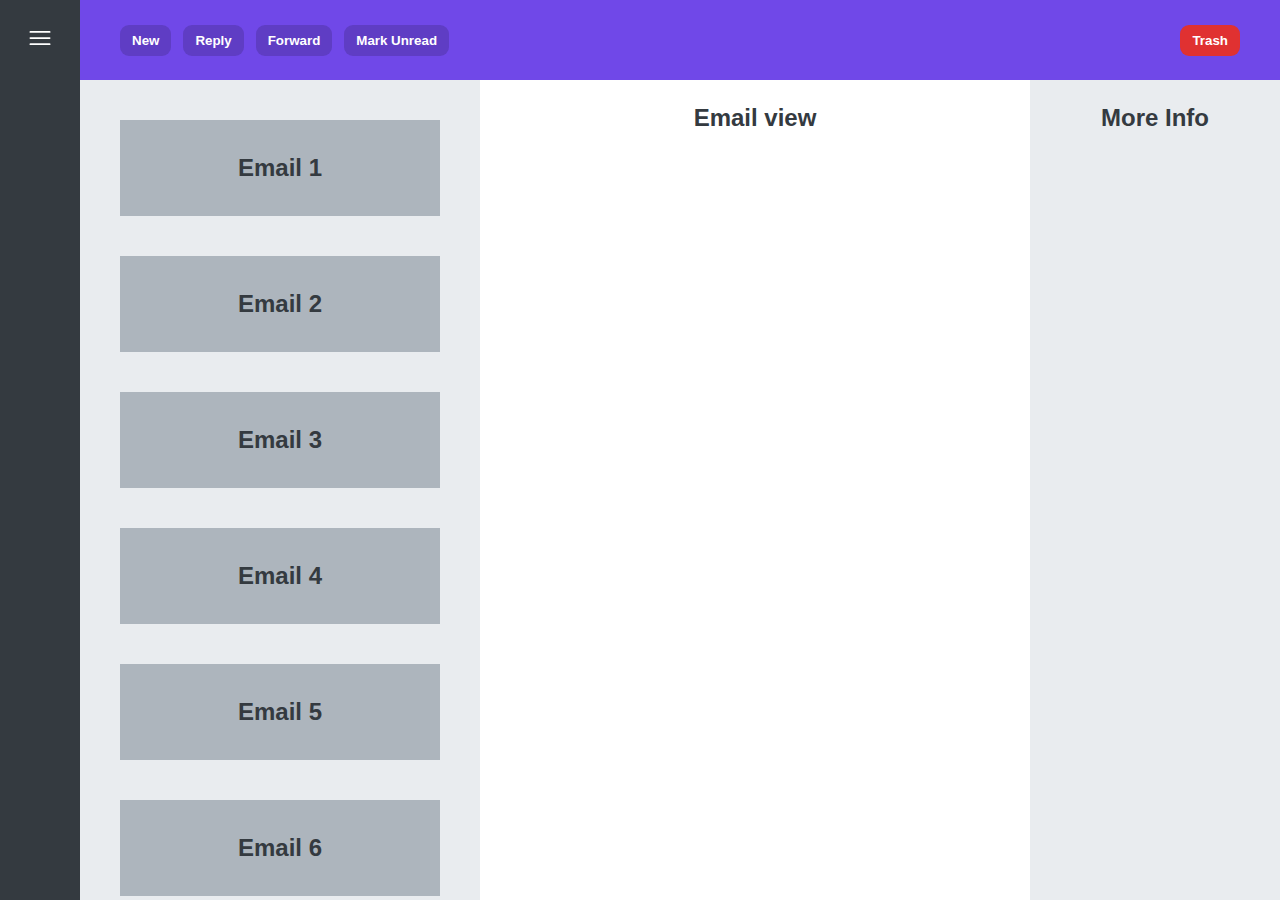
<file: App-layout/index.html>
<!DOCTYPE html>
<html lang="en">
  <head>
    <meta charset="UTF-8" />
    <meta http-equiv="X-UA-Compatible" content="IE=edge" />
    <meta name="viewport" content="width=device-width, initial-scale=1.0" />
    <title>Web Application layout</title>

    <link rel="stylesheet" href="style.css" />
  </head>
  <body>
    <nav>
      <svg
        xmlns="http://www.w3.org/2000/svg"
        fill="none"
        viewBox="0 0 24 24"
        stroke-width="1.5"
        stroke="currentColor"
        class="bars"
      >
        <path
          stroke-linecap="round"
          stroke-linejoin="round"
          d="M3.75 6.75h16.5M3.75 12h16.5m-16.5 5.25h16.5"
        />
      </svg>
    </nav>
    <menu>
      <button>New</button>
      <button>Reply</button>
      <button>Forward</button>
      <button>Mark Unread</button>
      <button>Trash</button>
    </menu>
    <section>
      <div class="email">Email 1</div>
      <div class="email">Email 2</div>
      <div class="email">Email 3</div>
      <div class="email">Email 4</div>
      <div class="email">Email 5</div>
      <div class="email">Email 6</div>
      <div class="email">Email 6</div>
      <div class="email">Email 6</div>
      <div class="email">Email 6</div>
      <div class="email">Email 6</div>
      <div class="email">Email 6</div>
      <div class="email">Email 6</div>
    </section>
    <main>Email view</main>
    <aside>More Info</aside>
  </body>
</html>
</file>
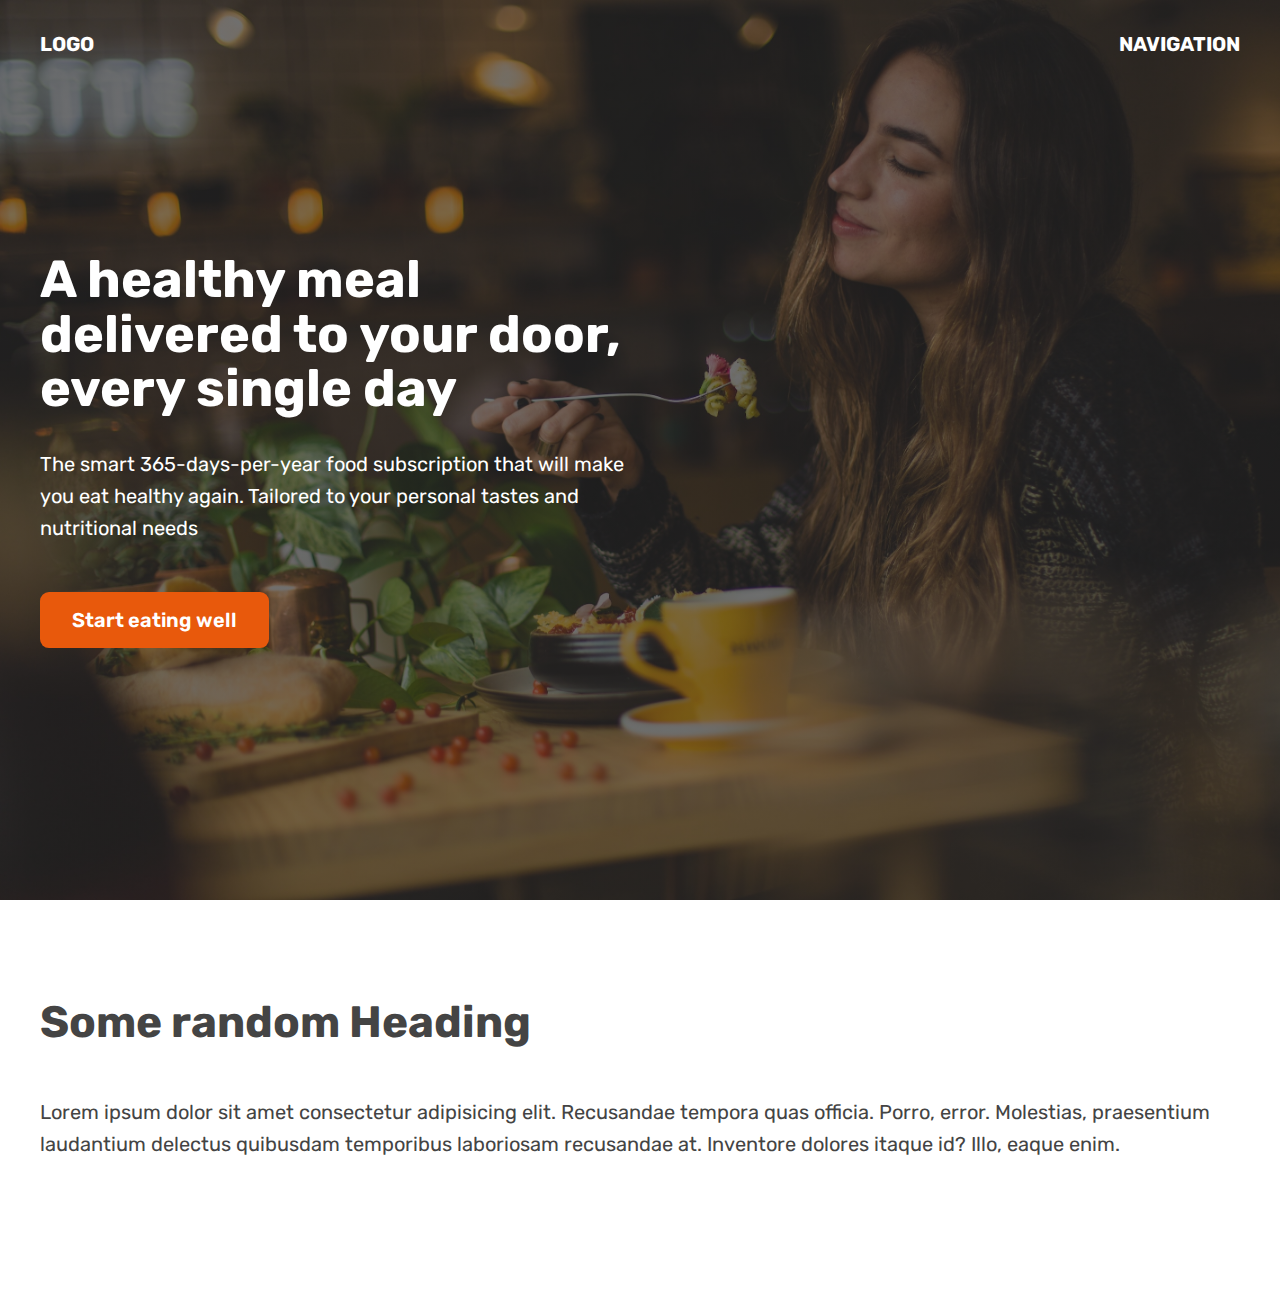
<file: Hero-section/index.html>
<!DOCTYPE html>
<html lang="en">
  <head>
    <meta charset="UTF-8" />
    <meta http-equiv="X-UA-Compatible" content="IE=edge" />
    <meta name="viewport" content="width=device-width, initial-scale=1.0" />
    <title>Omnifood Hero section</title>

    <link rel="preconnect" href="https://fonts.googleapis.com" />
    <link rel="preconnect" href="https://fonts.gstatic.com" crossorigin />
    <link
      href="https://fonts.googleapis.com/css2?family=Inter:wght@400;500;600;700&family=Rubik:wght@400;500;700&display=swap"
      rel="stylesheet"
    />

    <link rel="stylesheet" href="style.css" />
  </head>
  <body>
    <header>
      <nav class="container">
        <div>LOGO</div>
        <div>NAVIGATION</div>
      </nav>

      <div class="header-container">
        <div class="inner-container">
          <h1>A healthy meal delivered to your door, every single day</h1>
          <p>
            The smart 365-days-per-year food subscription that will make you eat
            healthy again. Tailored to your personal tastes and nutritional
            needs
          </p>
          <a href="#" class="btn">Start eating well</a>
        </div>
      </div>
    </header>

    <section>
      <div class="container">
        <h2>Some random Heading</h2>
        <p>
          Lorem ipsum dolor sit amet consectetur adipisicing elit. Recusandae
          tempora quas officia. Porro, error. Molestias, praesentium laudantium
          delectus quibusdam temporibus laboriosam recusandae at. Inventore
          dolores itaque id? Illo, eaque enim.
        </p>
      </div>
    </section>
  </body>
</html>
</file>
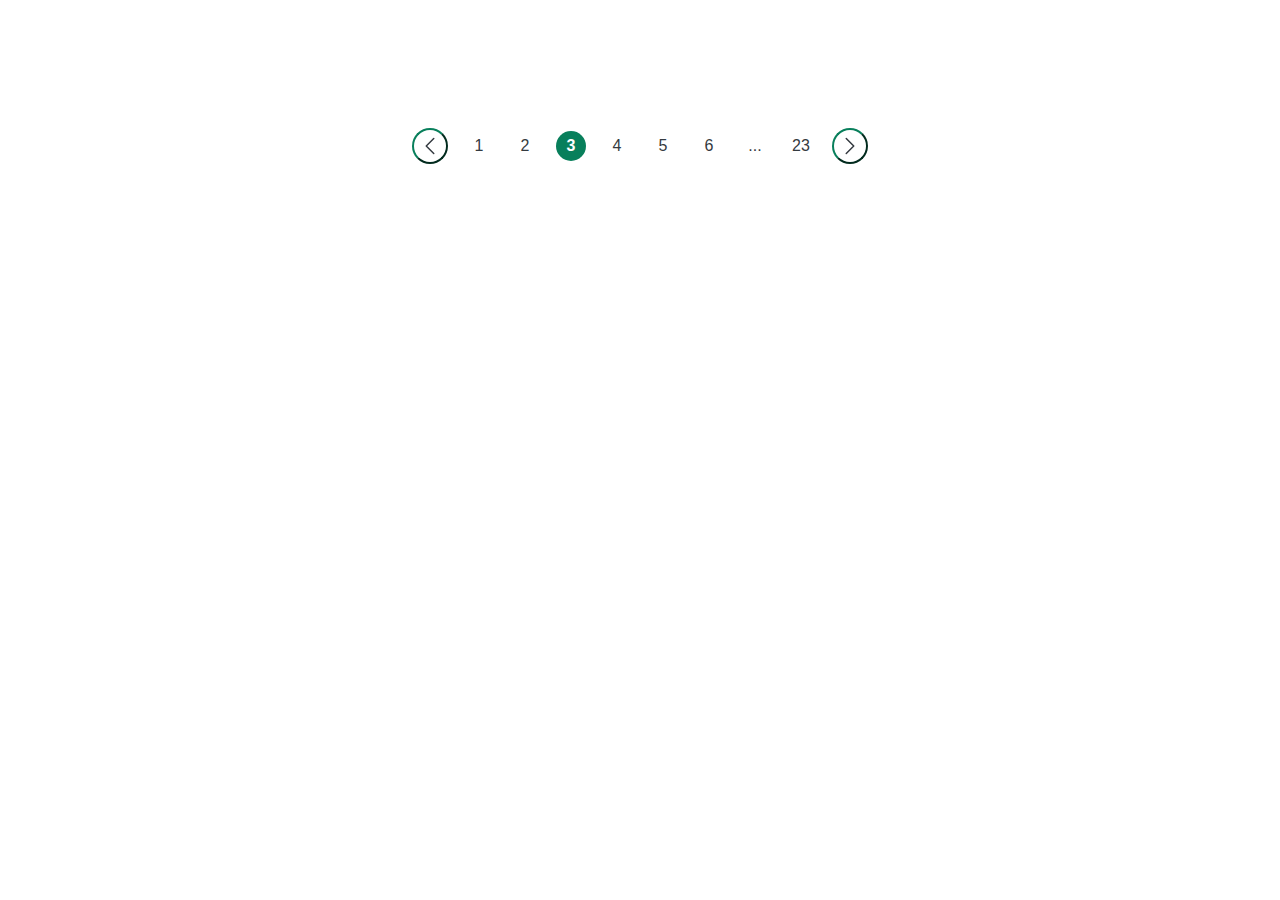
<file: Pagination-component/index.html>
<!DOCTYPE html>
<html lang="en">
  <head>
    <meta charset="UTF-8" />
    <meta http-equiv="X-UA-Compatible" content="IE=edge" />
    <meta name="viewport" content="width=device-width, initial-scale=1.0" />
    <title>Pagination element</title>
    <link rel="stylesheet" href="styles.css" />
  </head>
  <body>
    <div class="container">
      <button class="btn">
        <svg
          xmlns="http://www.w3.org/2000/svg"
          fill="none"
          viewBox="0 0 24 24"
          stroke-width="1.5"
          stroke="currentColor"
          class="btn-icon"
        >
          <path
            stroke-linecap="round"
            stroke-linejoin="round"
            d="M15.75 19.5L8.25 12l7.5-7.5"
          />
        </svg>
      </button>
      <button class="page-num">1</button>
      <button class="page-num">2</button>
      <button class="page-num third">3</button>
      <button class="page-num">4</button>
      <button class="page-num">5</button>
      <button class="page-num">6</button>
      <button class="page-num">...</button>
      <button class="page-num">23</button>

      <button class="btn">
        <svg
          xmlns="http://www.w3.org/2000/svg"
          fill="none"
          viewBox="0 0 24 24"
          stroke-width="1.5"
          stroke="currentColor"
          class="btn-icon"
        >
          <path
            stroke-linecap="round"
            stroke-linejoin="round"
            d="M8.25 4.5l7.5 7.5-7.5 7.5"
          />
        </svg>
      </button>
    </div>
  </body>
</html>
</file>
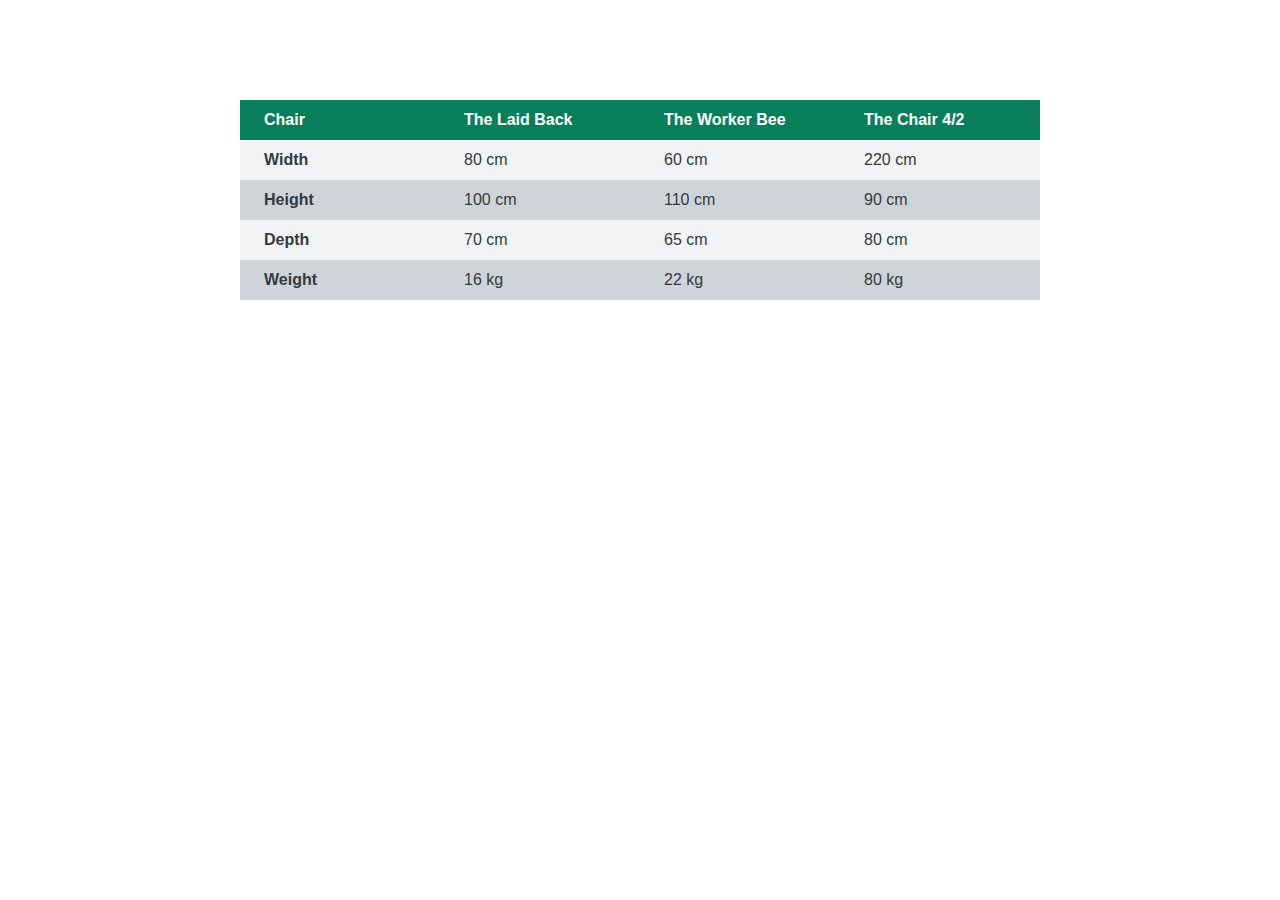
<file: Table-component/index.html>
<!DOCTYPE html>
<html lang="en">
  <head>
    <meta charset="UTF-8" />
    <meta http-equiv="X-UA-Compatible" content="IE=edge" />
    <meta name="viewport" content="width=device-width, initial-scale=1.0" />
    <title>Table component</title>

    <link rel="stylesheet" href="./style.css" />
  </head>

  <body>
    <table>
      <thead>
        <tr>
          <th>Chair</th>
          <th>The Laid Back</th>
          <th>The Worker Bee</th>
          <th>The Chair 4/2</th>
        </tr>
      </thead>

      <tbody>
        <tr>
          <th>Width</th>
          <td>80 cm</td>
          <td>60 cm</td>
          <td>220 cm</td>
        </tr>

        <tr>
          <th>Height</th>
          <td>100 cm</td>
          <td>110 cm</td>
          <td>90 cm</td>
        </tr>

        <tr>
          <th>Depth</td>
          <td>70 cm</td>
          <td>65 cm</td>
          <td>80 cm</td>
        </tr>

        <tr>
          <th>Weight</th>
          <td>16 kg</td>
          <td>22 kg</td>
          <td>80 kg</td>
        </tr>
      </tbody>
    </table>
  </body>
</html>
</file>
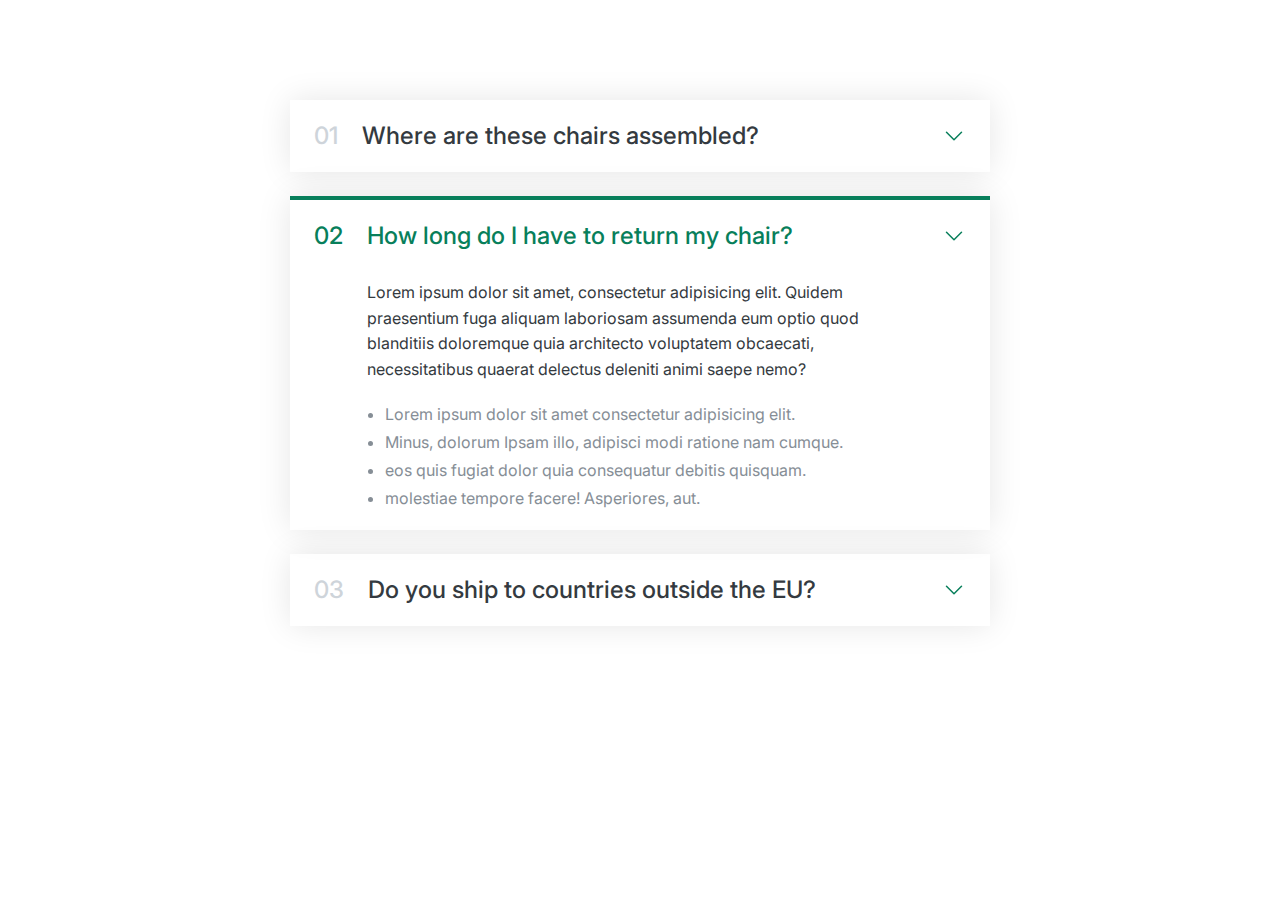
<file: accordion.html>
<!DOCTYPE html>
<html lang="en">
  <head>
    <meta charset="UTF-8" />
    <meta http-equiv="X-UA-Compatible" content="IE=edge" />
    <meta name="viewport" content="width=device-width, initial-scale=1.0" />
    <title>Accordion component</title>

    <link rel="preconnect" href="https://fonts.googleapis.com" />
    <link rel="preconnect" href="https://fonts.gstatic.com" crossorigin />
    <link
      href="https://fonts.googleapis.com/css2?family=Inter:wght@400;500;700&display=swap"
      rel="stylesheet"
    />

    <link rel="stylesheet" href="styles.css" />
  </head>

  <body>
    <div class="accordion">

      <!-- FIRST ELEMENT-->
      <div class="item-2">
        <p class="number">01</p>
        <p class="text">Where are these chairs assembled?</p>
        <svg
          xmlns="http://www.w3.org/2000/svg"
          fill="none"
          viewBox="0 0 24 24"
          stroke-width="1.5"
          stroke="currentColor"
          class="chevron-icon"
        >
          <path
            stroke-linecap="round"
            stroke-linejoin="round"
            d="M19.5 8.25l-7.5 7.5-7.5-7.5"
          />
        </svg>

        <div class="hidden-box">
          <p>
            Lorem ipsum dolor sit amet, consectetur adipisicing elit. Quidem
            praesentium fuga aliquam laboriosam assumenda eum optio quod
            blanditiis doloremque quia architecto voluptatem obcaecati,
            necessitatibus quaerat delectus deleniti animi saepe nemo?
          </p>
          <ul>
            <li>Lorem ipsum dolor sit amet consectetur adipisicing elit.</li>
            <li>
              Minus, dolorum Ipsam illo, adipisci modi ratione nam cumque.
            </li>
            <li>eos quis fugiat dolor quia consequatur debitis quisquam.</li>
            <li>molestiae tempore facere! Asperiores, aut.</li>
          </ul>
        </div>
      </div>

      <!-- SECOND ELEMENT, OPEN ELEMENT -->
      <div class="item-2 open-el">
        <p class="number">02</p>
        <p class="text">How long do I have to return my chair?</p>
        <svg
          xmlns="http://www.w3.org/2000/svg"
          fill="none"
          viewBox="0 0 24 24"
          stroke-width="1.5"
          stroke="currentColor"
          class="chevron-icon"
        >
          <path
            stroke-linecap="round"
            stroke-linejoin="round"
            d="M19.5 8.25l-7.5 7.5-7.5-7.5"
          />
        </svg>

        <div class="hidden-box">
          <p>
            Lorem ipsum dolor sit amet, consectetur adipisicing elit. Quidem
            praesentium fuga aliquam laboriosam assumenda eum optio quod
            blanditiis doloremque quia architecto voluptatem obcaecati,
            necessitatibus quaerat delectus deleniti animi saepe nemo?
          </p>
          <ul>
            <li>Lorem ipsum dolor sit amet consectetur adipisicing elit.</li>
            <li>
              Minus, dolorum Ipsam illo, adipisci modi ratione nam cumque.
            </li>
            <li>eos quis fugiat dolor quia consequatur debitis quisquam.</li>
            <li>molestiae tempore facere! Asperiores, aut.</li>
          </ul>
        </div>
      </div>

      <!-- THIRD ELEMENT -->
    <div class="item-2">
      <p class="number">03</p>
      <p class="text">Do you ship to countries outside the EU?</p>
      <svg
        xmlns="http://www.w3.org/2000/svg"
        fill="none"
        viewBox="0 0 24 24"
        stroke-width="1.5"
        stroke="currentColor"
        class="chevron-icon"
      >
        <path
          stroke-linecap="round"
          stroke-linejoin="round"
          d="M19.5 8.25l-7.5 7.5-7.5-7.5"
        />
      </svg>

      <div class="hidden-box">
        <p>
          Lorem ipsum dolor sit amet, consectetur adipisicing elit. Quidem
          praesentium fuga aliquam laboriosam assumenda eum optio quod
          blanditiis doloremque quia architecto voluptatem obcaecati,
          necessitatibus quaerat delectus deleniti animi saepe nemo?
        </p>
        <ul>
          <li>Lorem ipsum dolor sit amet consectetur adipisicing elit.</li>
          <li>Minus, dolorum Ipsam illo, adipisci modi ratione nam cumque.</li>
          <li>eos quis fugiat dolor quia consequatur debitis quisquam.</li>
          <li>molestiae tempore facere! Asperiores, aut.</li>
        </ul>
      </div>
    </div>
  </body>
</html>
</file>
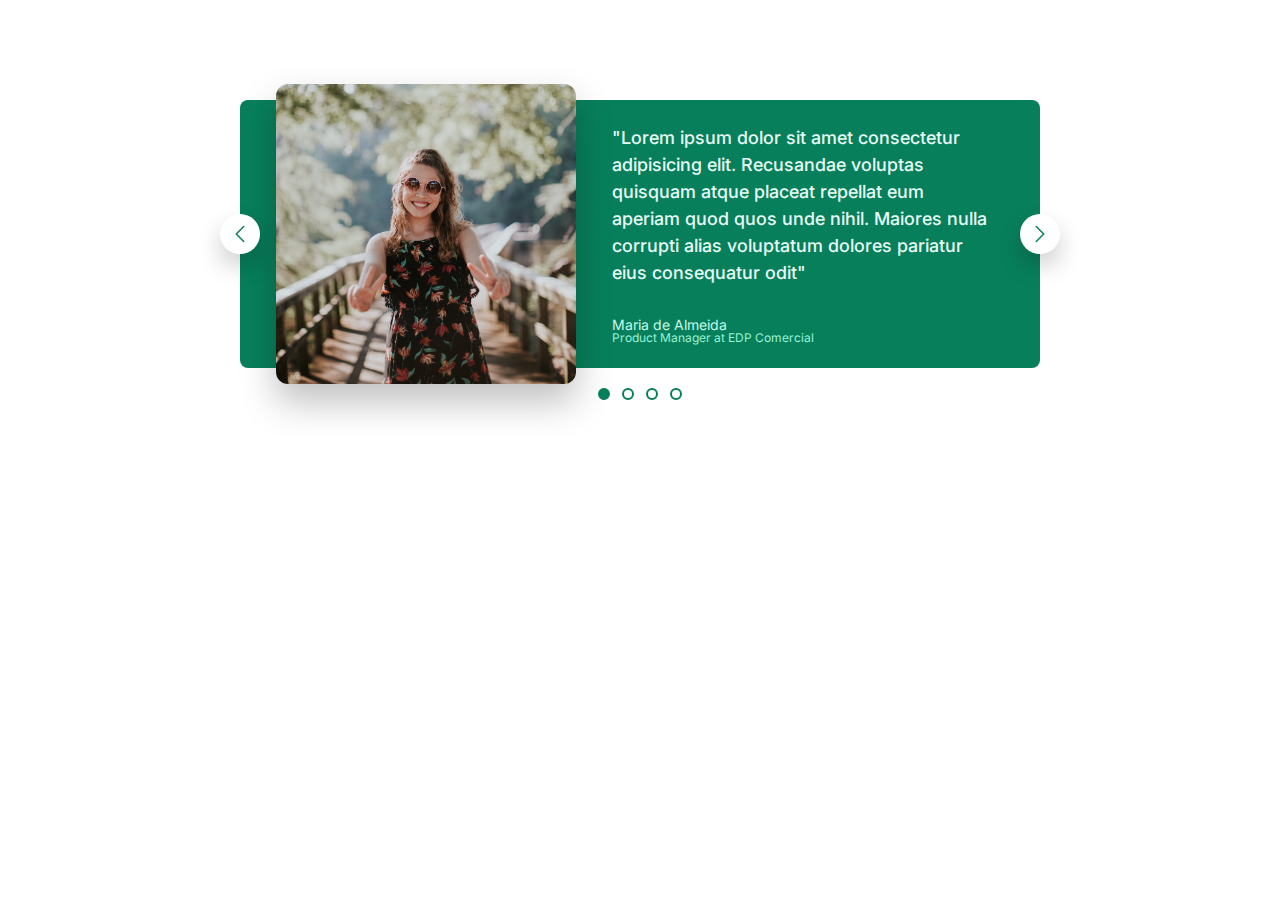
<file: Carousel-Element/carousel.html>
<!DOCTYPE html>
<html lang="en">
  <header>
    <meta charset="UTF-8" />
    <meta http-equiv="X-UA-Compatible" content="IE=edge" />
    <meta name="viewport" content="width=device-width, initial-scale=1.0" />
    <title>Carousel component</title>

    <link rel="preconnect" href="https://fonts.googleapis.com" />
    <link rel="preconnect" href="https://fonts.gstatic.com" crossorigin />
    <link
      href="https://fonts.googleapis.com/css2?family=Inter:wght@400;500;700&display=swap"
      rel="stylesheet"
    />

    <link rel="stylesheet" href="style.css" />
  </header>

  <body>
    <div class="carousel">
      <img src="../images/maria.jpg" alt="Maria de Almeida" />
      <blockquote class="testimonial">
        <p class="testimonial-text">
          "Lorem ipsum dolor sit amet consectetur adipisicing elit. Recusandae
          voluptas quisquam atque placeat repellat eum aperiam quod quos unde
          nihil. Maiores nulla corrupti alias voluptatum dolores pariatur eius
          consequatur odit"
        </p>
        <p class="author">Maria de Almeida</p>
        <p class="occupation">Product Manager at EDP Comercial</p>
      </blockquote>

      <button class="btn btn-left">
        <svg
          xmlns="http://www.w3.org/2000/svg"
          fill="none"
          viewBox="0 0 24 24"
          stroke-width="1.5"
          stroke="currentColor"
          class="btn-icon"
        >
          <path
            stroke-linecap="round"
            stroke-linejoin="round"
            d="M15.75 19.5L8.25 12l7.5-7.5"
          />
        </svg>
      </button>

      <button class="btn btn-right">
        <svg
          xmlns="http://www.w3.org/2000/svg"
          fill="none"
          viewBox="0 0 24 24"
          stroke-width="1.5"
          stroke="currentColor"
          class="btn-icon"
        >
          <path
            stroke-linecap="round"
            stroke-linejoin="round"
            d="M8.25 4.5l7.5 7.5-7.5 7.5"
          />
        </svg>
      </button>
      <div class="dots">
        <button class="dot first">&nbsp;</button>
        <button class="dot">&nbsp;</button>
        <button class="dot">&nbsp;</button>
        <button class="dot">&nbsp;</button>
      </div>
    </div>
  </body>
</html>
</file>
<file: App-layout/style.css>
* {
  margin: 0;
  padding: 0;
  box-sizing: border-box;
}

body {
  font-family: sans-serif;
  color: #343a40;
  font-size: 24px;
  height: 100vh;
  text-align: center;
  font-weight: bold;

  display: grid;
  grid-template-columns: 80px 400px 1fr 250px;
  grid-template-rows: 80px 1fr;
}

nav,
main,
aside,
section {
  padding-top: 24px;
}

nav {
  background-color: #343a40;
  color: #fff;
  cursor: pointer;
  grid-row: 1/ 4;
}

.bars {
  height: 28px;
}

menu {
  background-color: #7048e8;
  grid-column: 2 / 5;
  display: flex;
  align-items: center;
  gap: 12px;
  padding: 0 40px;
}

button {
  padding: 8px 12px;
  font-weight: 16px;
  cursor: pointer;
  background-color: #5f3dc4;
  border: none;
  color: #fff;
  font-weight: bold;
  display: inline-block;
  border-radius: 9px;
}

button:last-child {
  background-color: #e03131;
  margin-left: auto;
}

section {
  background-color: #e9ecef;
  padding: 40px;
  display: flex;
  flex-direction: column;
  gap: 40px;

  overflow: scroll;
}

.email {
  background-color: #adb5bd;
  height: 96px;
  display: flex;
  justify-content: center;
  align-items: center;

  /* Because we're using flexbox, if we weren't overflow: scroll is enough */
  flex-shrink: 0;
}

aside {
  background-color: #e9ecef;
}
</file>
<file: Hero-section/style.css>
* {
  margin: 0;
  padding: 0;
  box-sizing: border-box;
}

body {
  font-family: "Rubik", sans-serif;
  color: #444;
}

nav {
  font-size: 20px;
  font-weight: 700;
  display: flex;
  justify-content: space-between;
  padding-top: 32px;
}

header {
  height: 100vh;
  position: relative;
  color: #fff;

  background-image: linear-gradient(
      rgba(34, 34, 34, 0.6),
      rgba(34, 34, 34, 0.6)
    ),
    url(../images/hero.jpg);
  background-size: cover;
  overflow: hidden;
}

.header-container {
  width: 1200px;
  position: absolute;
  /* In realtion to parent element */
  left: 50%;
  top: 50%;

  /* In relation to the current element */
  transform: translate(-50%, -50%);
}

.inner-container {
  /* In relation to header-container */
  width: 50%;
}

h1 {
  font-size: 52px;
  line-height: 1.05;
  margin-bottom: 32px;
}

p {
  font-size: 20px;
  margin-bottom: 48px;
  line-height: 1.6;
}

.btn:link,
.btn:visited {
  font-size: 20px;
  font-weight: 600;
  border-radius: 9px;
  background-color: #e8590c;
  color: #fff;
  text-decoration: none; /* Removes the underline */
  display: inline-block;
  padding: 16px 32px;
}

h2 {
  font-size: 44px;
  margin-bottom: 48px;
}

section {
  padding: 96px 0;
}

.container {
  margin: 0 auto;
  width: 1200px;
}

section {
  overflow: hidden;
}
</file>
<file: Pagination-component/styles.css>
/*
SPACING SYSTEM (px)
2 / 4 / 8 / 12 / 16 / 24 / 32 / 48 / 64 / 80 / 96 / 128

FONT SIZE SYSTEM (px)
10 / 12 / 14 / 16 / 18 / 20 / 24 / 30 / 36 / 44 / 52 / 62 / 74 / 86 / 98
*/

/*
MAIN COLOR: #087f5b
GREY COLOR: #343a40
*/

/* Website used for colors. Open color */

* {
  margin: 0;
  padding: 0;
  box-sizing: border-box;
}

body {
  font-family: "Inter", sans-serif;
  display: flex;
  justify-content: center;
  margin-top: 128px;
}

.container {
  display: flex;
  align-items: center;
  gap: 16px;
}

.page-num {
  font-size: 16px;
  width: 30px;
  height: 30px;
  border: none;
  background-color: #fff;
  color: #343a40;
  cursor: pointer;
  font-weight: 500;
}

.page-num:hover {
  background-color: #087f5b;
  color: #fff;
  font-weight: bold;
  border-radius: 50%;
}

.third {
  color: #fff;
  background-color: #087f5b;
  border-radius: 50%;
  font-weight: bold;
}

.btn {
  width: 36px;
  height: 36px;
  background-color: #fff;
  border-color: #087f5b;
  border-radius: 50%;
  display: flex;
  align-items: center;
  justify-content: center;
  cursor: pointer;
}

.btn:hover {
  background-color: #087f5b;
}

.btn-icon {
  color: #343a40;
  width: 24px;
  height: 24px;
}

.btn-icon:hover {
  color: #fff;
  font-weight: bold;
}
</file>
<file: Table-component/style.css>
/*
SPACING SYSTEM (px)
2 / 4 / 8 / 12 / 16 / 24 / 32 / 48 / 64 / 80 / 96 / 128

FONT SIZE SYSTEM (px)
10 / 12 / 14 / 16 / 18 / 20 / 24 / 30 / 36 / 44 / 52 / 62 / 74 / 86 / 98
*/

/*
MAIN COLOR: #087f5b
GREY COLOR: #343a40
*/

/* Website used for colors. Open color */

* {
  margin: 0;
  padding: 0;
  box-sizing: border-box;
}

/* ------------------------ */
/* GENERAL STYLES */
/* ------------------------ */
body {
  font-family: "Inter", sans-serif;
  color: #343a40;
  line-height: 1;
  display: flex;
  justify-content: center;
}

table {
  width: 800px;
  margin-top: 100px;
  border-collapse: collapse;
}

th,
td {
  /* border: 1px solid #343a40; */
  padding: 12px 24px;
  text-align: left;
}

thead th {
  background-color: #087f5b;
  color: #fff;
  width: 25%;
}

tbody tr:nth-child(even) {
  background-color: #ced4da;
}

tbody tr:nth-child(odd) {
  background-color: #f1f3f5;
}
</file>
<file: styles.css>
/*
SPACING SYSTEM (px)
2 / 4 / 8 / 12 / 16 / 24 / 32 / 48 / 64 / 80 / 96 / 128

FONT SIZE SYSTEM (px)
10 / 12 / 14 / 16 / 18 / 20 / 24 / 30 / 36 / 44 / 52 / 62 / 74 / 86 / 98
*/

/*
MAIN COLOR: #087f5b
GREY COLOR: #343a40
*/

/* Website used for colors. Open color */

* {
  margin: 0;
  padding: 0;
  box-sizing: border-box;
}

/* ------------------------ */
/* GENERAL STYLES */
/* ------------------------ */
body {
  font-family: "Inter", sans-serif;
  color: #343a40;
  line-height: 1;
  /* border-bottom: 8px solid #087f5b; */
}

.item-2 {
  box-shadow: 0 0 32px rgba(0, 0, 0, 0.1);
  padding: 24px;

  /* GRID */
  display: grid;
  grid-template-columns: auto 1fr auto;
  column-gap: 24px;
  row-gap: 32px;
  align-items: center;
}

.open-el {
  border-top: 4px solid #087f5b;
}

.open-el .hidden-box {
  display: block;
}

.open-el .number,
.open-el .text {
  color: #087f5b;
}

.accordion {
  width: 700px;
  margin: 100px auto;
  display: flex;
  flex-direction: column;
  gap: 24px;
}
/* item-2 */

.number,
.text {
  font-size: 24px;
  /* color: #087f5b; */
  font-weight: 500;
}

.number {
  color: #ced4da;
}

.chevron-icon {
  width: 24px;
  height: 24px;
  stroke: #087f5b;
}

.hidden-box p {
  line-height: 1.6;
  margin-bottom: 24px;
}

.hidden-box ul {
  color: #868e96;
  margin-left: 18px;
  display: flex;
  flex-direction: column;
  gap: 12px;
}

.hidden-box {
  grid-column: 2;
  display: none;
}
</file>
<file: Carousel-Element/style.css>
/*
SPACING SYSTEM (px)
2 / 4 / 8 / 12 / 16 / 24 / 32 / 48 / 64 / 80 / 96 / 128

FONT SIZE SYSTEM (px)
10 / 12 / 14 / 16 / 18 / 20 / 24 / 30 / 36 / 44 / 52 / 62 / 74 / 86 / 98
*/

/*
MAIN COLOR: #087f5b
GREY COLOR: #343a40
*/

* {
  margin: 0;
  padding: 0;
  box-sizing: border-box;
}

/* ------------------------ */
/* GENERAL STYLES */
/* ------------------------ */

body {
  font-family: "Inter", sans-serif;
  color: #343a40;
  line-height: 1;
}

img {
  height: 200px;
  border-radius: 8px;
  transform: scale(1.5);
  box-shadow: 0 12px 24px rgba(0, 0, 0, 0.25);
}

.carousel {
  background-color: #087f5b;
  width: 800px;
  margin: 100px auto;
  color: #ffff;
  border-radius: 8px;
  padding: 24px;
  padding-left: 86px;
  padding-right: 48px;
  position: relative;

  /* FLEXBOX */
  display: flex;
  align-items: center;
  gap: 86px;
}

.testimonial-text {
  font-size: 18px;
  font-weight: 500;
  line-height: 1.5;
  margin-bottom: 32px;
  color: #e6fcf5;
}

.author {
  font-size: 14px;
  color: #c3fae8;
}

.occupation {
  font-size: 12px;
  color: #96f2d7;
}

/* CONTROLS */

.btn {
  background-color: #ffff;
  border: none;
  height: 40px;
  width: 40px;
  border-radius: 50%;
  position: absolute;
  box-shadow: 0 12px 24px rgba(0, 0, 0, 0.2);
  cursor: pointer;

  display: flex;
  align-items: center;
  justify-content: center;

  /* Take it out of the flex container */
}

.btn-left {
  left: 0;
  top: 50%;
  transform: translate(-50%, -50%);
}

.btn-right {
  right: 0;
  top: 50%;
  transform: translate(50%, -50%);
}

.btn-icon {
  height: 24px;
  width: 24px;

  stroke: #087f5b;
}

.dots {
  position: absolute;
  left: 50%;
  bottom: 0;
  transform: translate(-50%, 32px);

  display: flex;
  gap: 12px;
}

.dot {
  border: 2px solid #087f5b;
  border-radius: 50%;
  height: 12px;
  width: 12px;
  background-color: #ffff;
  cursor: pointer;
}

.first {
  background-color: #087f5b;
}
</file>
